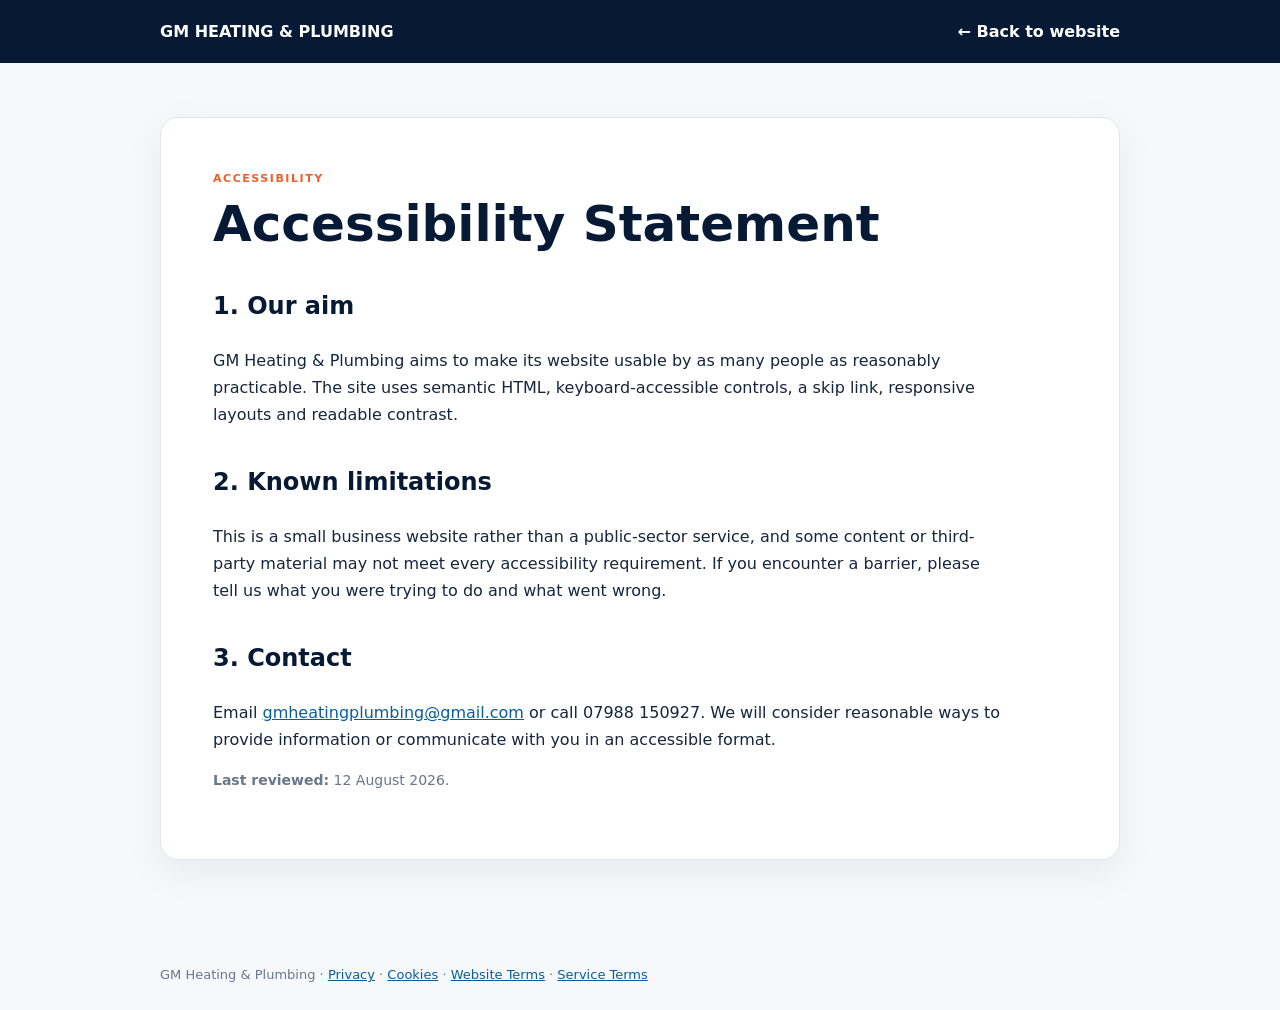
<file: accessibility.html>
<!doctype html><html lang="en-GB"><head><meta charset="utf-8"><meta name="viewport" content="width=device-width,initial-scale=1"><meta name="robots" content="index,follow"><title>GM Heating &amp; Plumbing — Accessibility Statement</title><link rel="icon" href="favicon.svg" type="image/svg+xml"><link rel="stylesheet" href="legal.css"></head>
<body><header class="sitehead"><div class="wrap brand"><a href="index.html">GM HEATING &amp; PLUMBING</a><a class="back" href="index.html">← Back to website</a></div></header>
<main><div class="wrap"><article class="paper"><div class="kicker">ACCESSIBILITY</div><h1>Accessibility Statement</h1><h2>1. Our aim</h2>
<p>GM Heating &amp; Plumbing aims to make its website usable by as many people as reasonably practicable. The site uses semantic HTML, keyboard-accessible controls, a skip link, responsive layouts and readable contrast.</p>
<h2>2. Known limitations</h2>
<p>This is a small business website rather than a public-sector service, and some content or third-party material may not meet every accessibility requirement. If you encounter a barrier, please tell us what you were trying to do and what went wrong.</p>
<h2>3. Contact</h2>
<p>Email <a href="mailto:gmheatingplumbing@gmail.com">gmheatingplumbing@gmail.com</a> or call 07988 150927. We will consider reasonable ways to provide information or communicate with you in an accessible format.</p>
<p class="small"><strong>Last reviewed:</strong> 12 August 2026.</p></article></div></main>
<footer class="footer"><div class="wrap">GM Heating &amp; Plumbing · <a href="privacy.html">Privacy</a> · <a href="cookies.html">Cookies</a> · <a href="terms.html">Website Terms</a> · <a href="service-terms.html">Service Terms</a></div></footer>
</body></html>
</file>
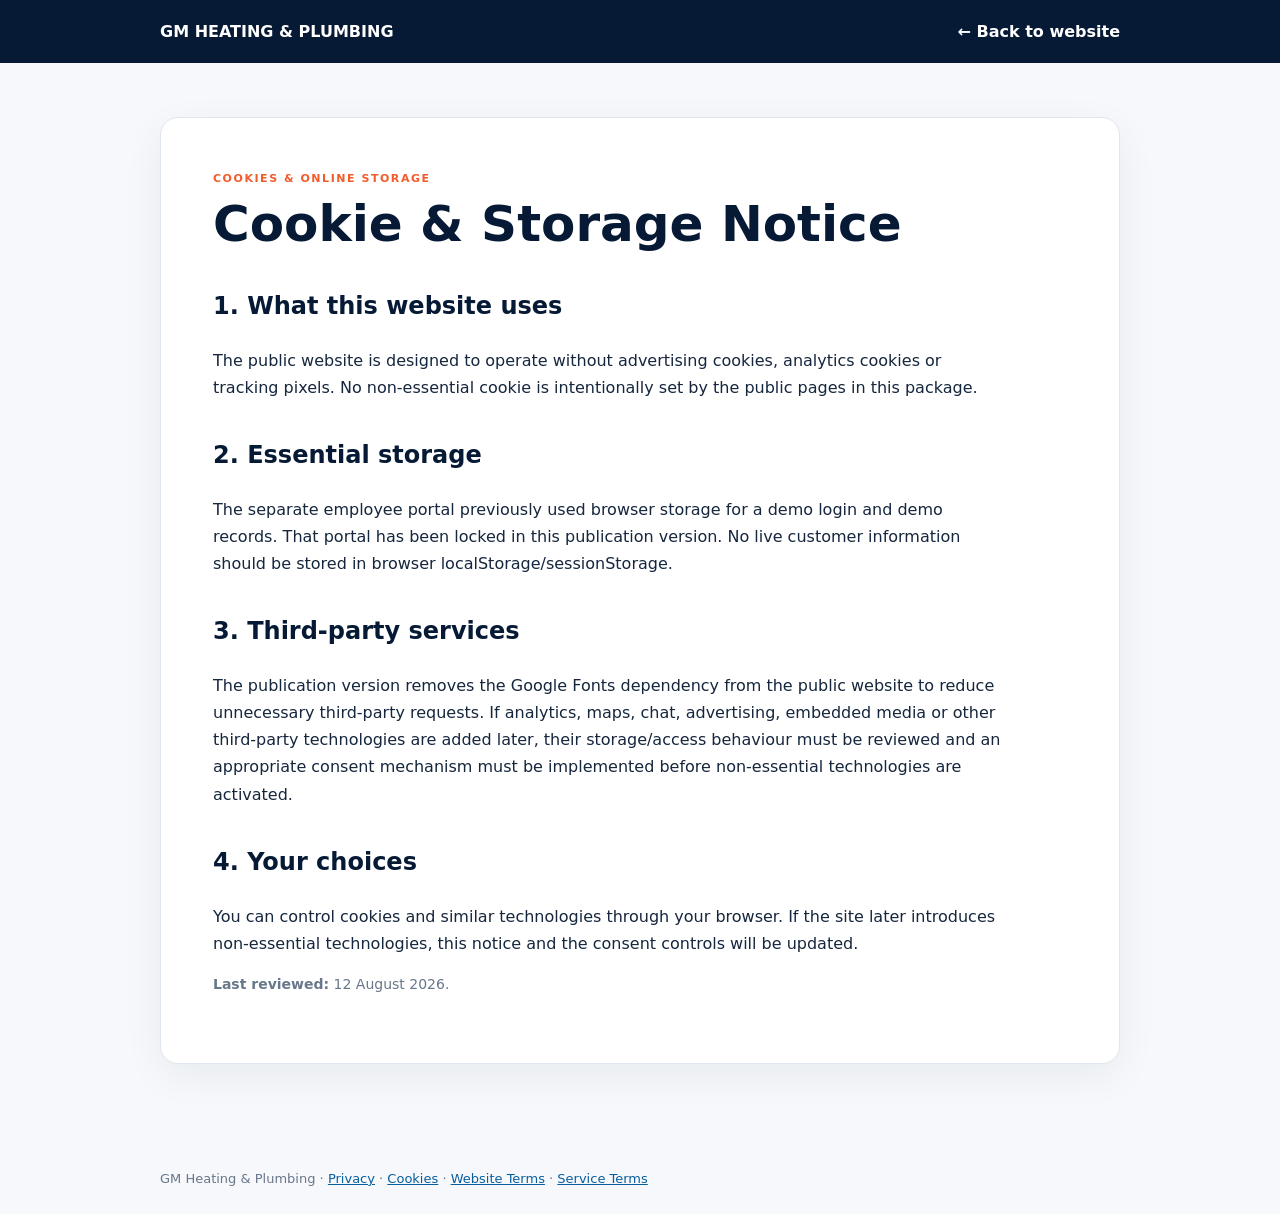
<file: cookies.html>
<!doctype html><html lang="en-GB"><head><meta charset="utf-8"><meta name="viewport" content="width=device-width,initial-scale=1"><meta name="robots" content="index,follow"><title>GM Heating &amp; Plumbing — Cookie & Storage Notice</title><link rel="icon" href="favicon.svg" type="image/svg+xml"><link rel="stylesheet" href="legal.css"></head>
<body><header class="sitehead"><div class="wrap brand"><a href="index.html">GM HEATING &amp; PLUMBING</a><a class="back" href="index.html">← Back to website</a></div></header>
<main><div class="wrap"><article class="paper"><div class="kicker">COOKIES & ONLINE STORAGE</div><h1>Cookie & Storage Notice</h1><h2>1. What this website uses</h2>
<p>The public website is designed to operate without advertising cookies, analytics cookies or tracking pixels. No non-essential cookie is intentionally set by the public pages in this package.</p>
<h2>2. Essential storage</h2>
<p>The separate employee portal previously used browser storage for a demo login and demo records. That portal has been locked in this publication version. No live customer information should be stored in browser localStorage/sessionStorage.</p>
<h2>3. Third-party services</h2>
<p>The publication version removes the Google Fonts dependency from the public website to reduce unnecessary third-party requests. If analytics, maps, chat, advertising, embedded media or other third-party technologies are added later, their storage/access behaviour must be reviewed and an appropriate consent mechanism must be implemented before non-essential technologies are activated.</p>
<h2>4. Your choices</h2>
<p>You can control cookies and similar technologies through your browser. If the site later introduces non-essential technologies, this notice and the consent controls will be updated.</p>
<p class="small"><strong>Last reviewed:</strong> 12 August 2026.</p></article></div></main>
<footer class="footer"><div class="wrap">GM Heating &amp; Plumbing · <a href="privacy.html">Privacy</a> · <a href="cookies.html">Cookies</a> · <a href="terms.html">Website Terms</a> · <a href="service-terms.html">Service Terms</a></div></footer>
</body></html>
</file>
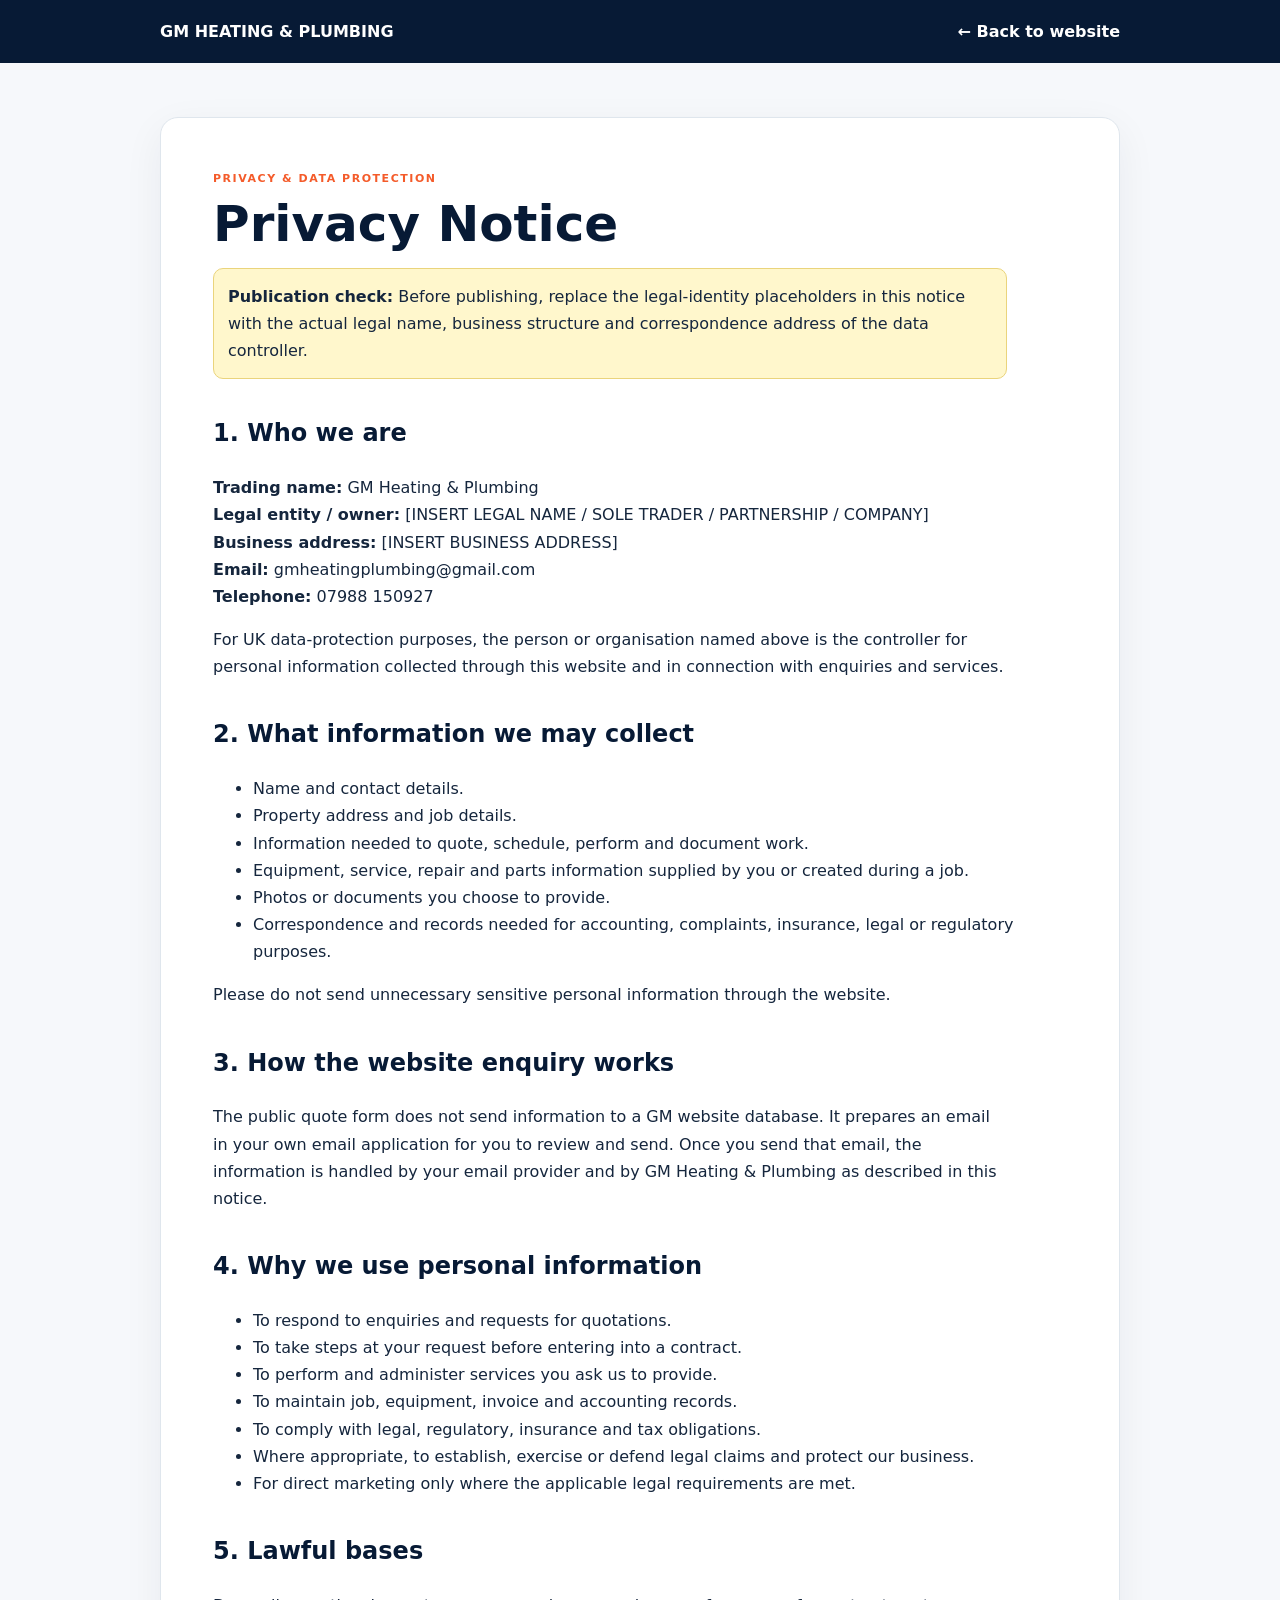
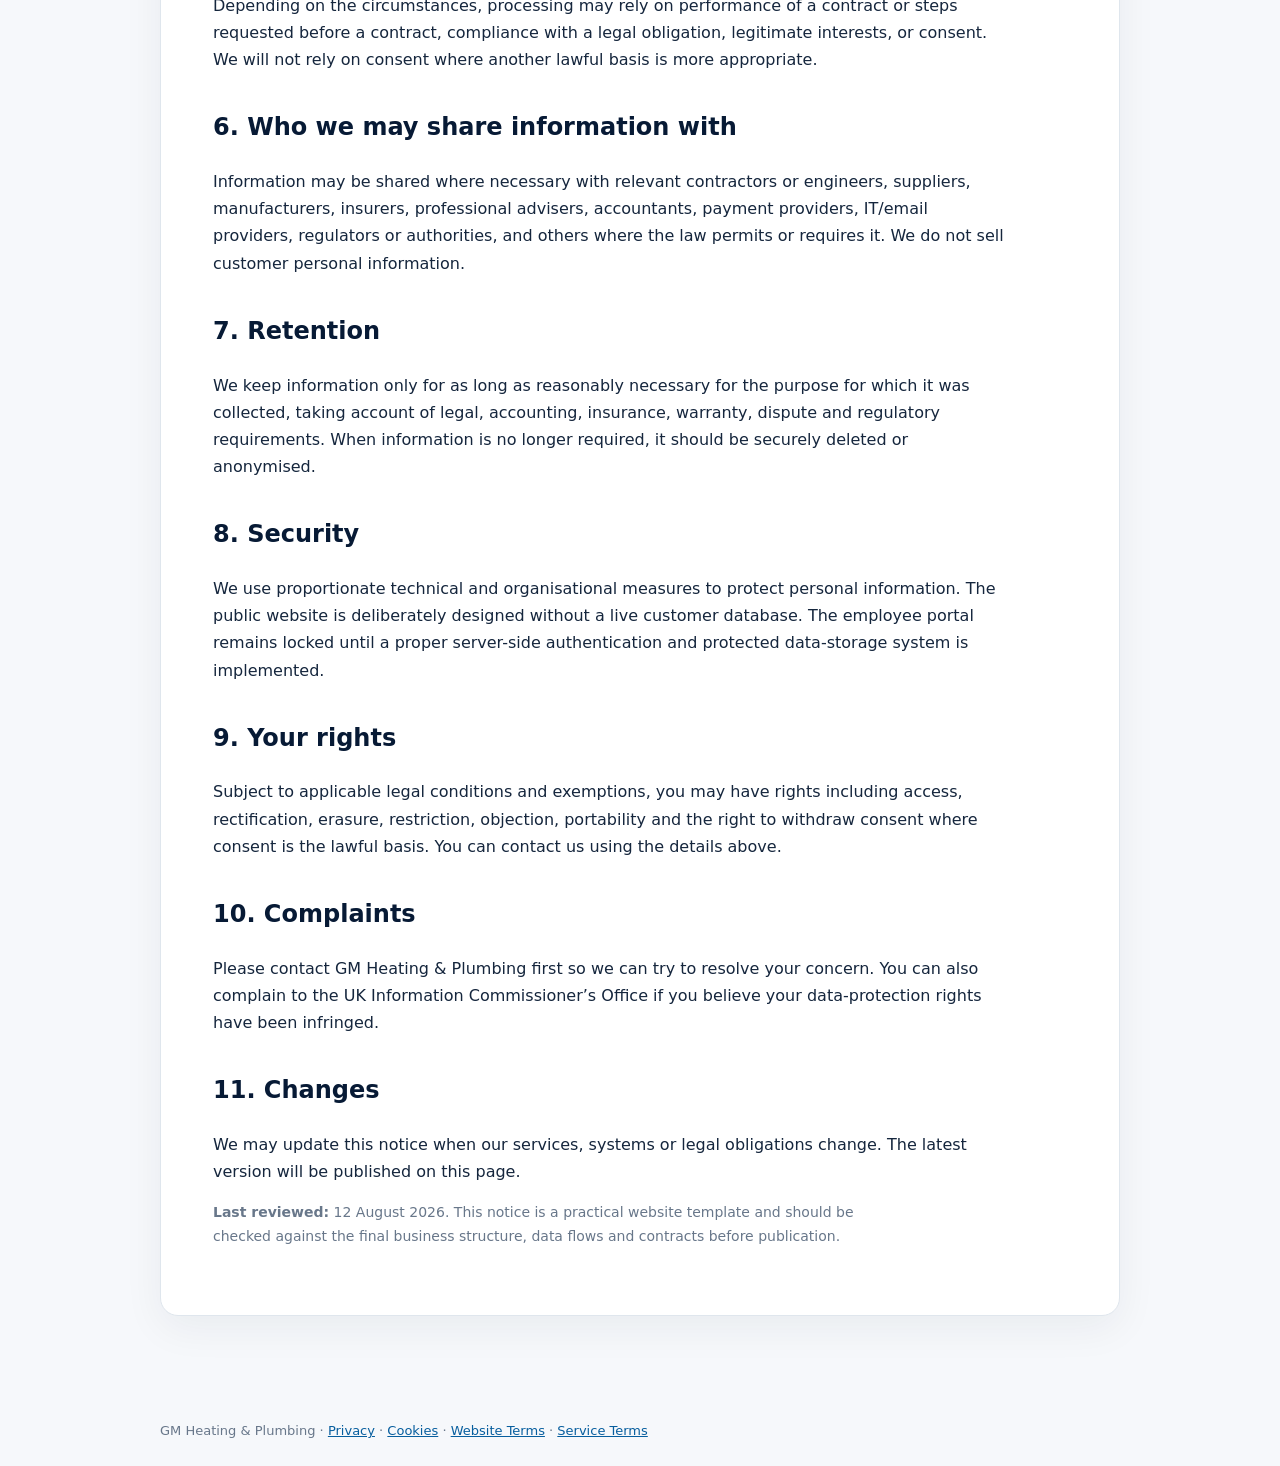
<file: privacy.html>
<!doctype html><html lang="en-GB"><head><meta charset="utf-8"><meta name="viewport" content="width=device-width,initial-scale=1"><meta name="robots" content="index,follow"><title>GM Heating &amp; Plumbing — Privacy Notice</title><link rel="icon" href="favicon.svg" type="image/svg+xml"><link rel="stylesheet" href="legal.css"></head>
<body><header class="sitehead"><div class="wrap brand"><a href="index.html">GM HEATING &amp; PLUMBING</a><a class="back" href="index.html">← Back to website</a></div></header>
<main><div class="wrap"><article class="paper"><div class="kicker">PRIVACY & DATA PROTECTION</div><h1>Privacy Notice</h1><p class="placeholder"><strong>Publication check:</strong> Before publishing, replace the legal-identity placeholders in this notice with the actual legal name, business structure and correspondence address of the data controller.</p>
<h2>1. Who we are</h2>
<p><strong>Trading name:</strong> GM Heating &amp; Plumbing<br><strong>Legal entity / owner:</strong> [INSERT LEGAL NAME / SOLE TRADER / PARTNERSHIP / COMPANY]<br><strong>Business address:</strong> [INSERT BUSINESS ADDRESS]<br><strong>Email:</strong> gmheatingplumbing@gmail.com<br><strong>Telephone:</strong> 07988 150927</p>
<p>For UK data-protection purposes, the person or organisation named above is the controller for personal information collected through this website and in connection with enquiries and services.</p>
<h2>2. What information we may collect</h2>
<ul><li>Name and contact details.</li><li>Property address and job details.</li><li>Information needed to quote, schedule, perform and document work.</li><li>Equipment, service, repair and parts information supplied by you or created during a job.</li><li>Photos or documents you choose to provide.</li><li>Correspondence and records needed for accounting, complaints, insurance, legal or regulatory purposes.</li></ul>
<p>Please do not send unnecessary sensitive personal information through the website.</p>
<h2>3. How the website enquiry works</h2>
<p>The public quote form does not send information to a GM website database. It prepares an email in your own email application for you to review and send. Once you send that email, the information is handled by your email provider and by GM Heating &amp; Plumbing as described in this notice.</p>
<h2>4. Why we use personal information</h2>
<ul><li>To respond to enquiries and requests for quotations.</li><li>To take steps at your request before entering into a contract.</li><li>To perform and administer services you ask us to provide.</li><li>To maintain job, equipment, invoice and accounting records.</li><li>To comply with legal, regulatory, insurance and tax obligations.</li><li>Where appropriate, to establish, exercise or defend legal claims and protect our business.</li><li>For direct marketing only where the applicable legal requirements are met.</li></ul>
<h2>5. Lawful bases</h2>
<p>Depending on the circumstances, processing may rely on performance of a contract or steps requested before a contract, compliance with a legal obligation, legitimate interests, or consent. We will not rely on consent where another lawful basis is more appropriate.</p>
<h2>6. Who we may share information with</h2>
<p>Information may be shared where necessary with relevant contractors or engineers, suppliers, manufacturers, insurers, professional advisers, accountants, payment providers, IT/email providers, regulators or authorities, and others where the law permits or requires it. We do not sell customer personal information.</p>
<h2>7. Retention</h2>
<p>We keep information only for as long as reasonably necessary for the purpose for which it was collected, taking account of legal, accounting, insurance, warranty, dispute and regulatory requirements. When information is no longer required, it should be securely deleted or anonymised.</p>
<h2>8. Security</h2>
<p>We use proportionate technical and organisational measures to protect personal information. The public website is deliberately designed without a live customer database. The employee portal remains locked until a proper server-side authentication and protected data-storage system is implemented.</p>
<h2>9. Your rights</h2>
<p>Subject to applicable legal conditions and exemptions, you may have rights including access, rectification, erasure, restriction, objection, portability and the right to withdraw consent where consent is the lawful basis. You can contact us using the details above.</p>
<h2>10. Complaints</h2>
<p>Please contact GM Heating &amp; Plumbing first so we can try to resolve your concern. You can also complain to the UK Information Commissioner’s Office if you believe your data-protection rights have been infringed.</p>
<h2>11. Changes</h2>
<p>We may update this notice when our services, systems or legal obligations change. The latest version will be published on this page.</p>
<p class="small"><strong>Last reviewed:</strong> 12 August 2026. This notice is a practical website template and should be checked against the final business structure, data flows and contracts before publication.</p></article></div></main>
<footer class="footer"><div class="wrap">GM Heating &amp; Plumbing · <a href="privacy.html">Privacy</a> · <a href="cookies.html">Cookies</a> · <a href="terms.html">Website Terms</a> · <a href="service-terms.html">Service Terms</a></div></footer>
</body></html>
</file>
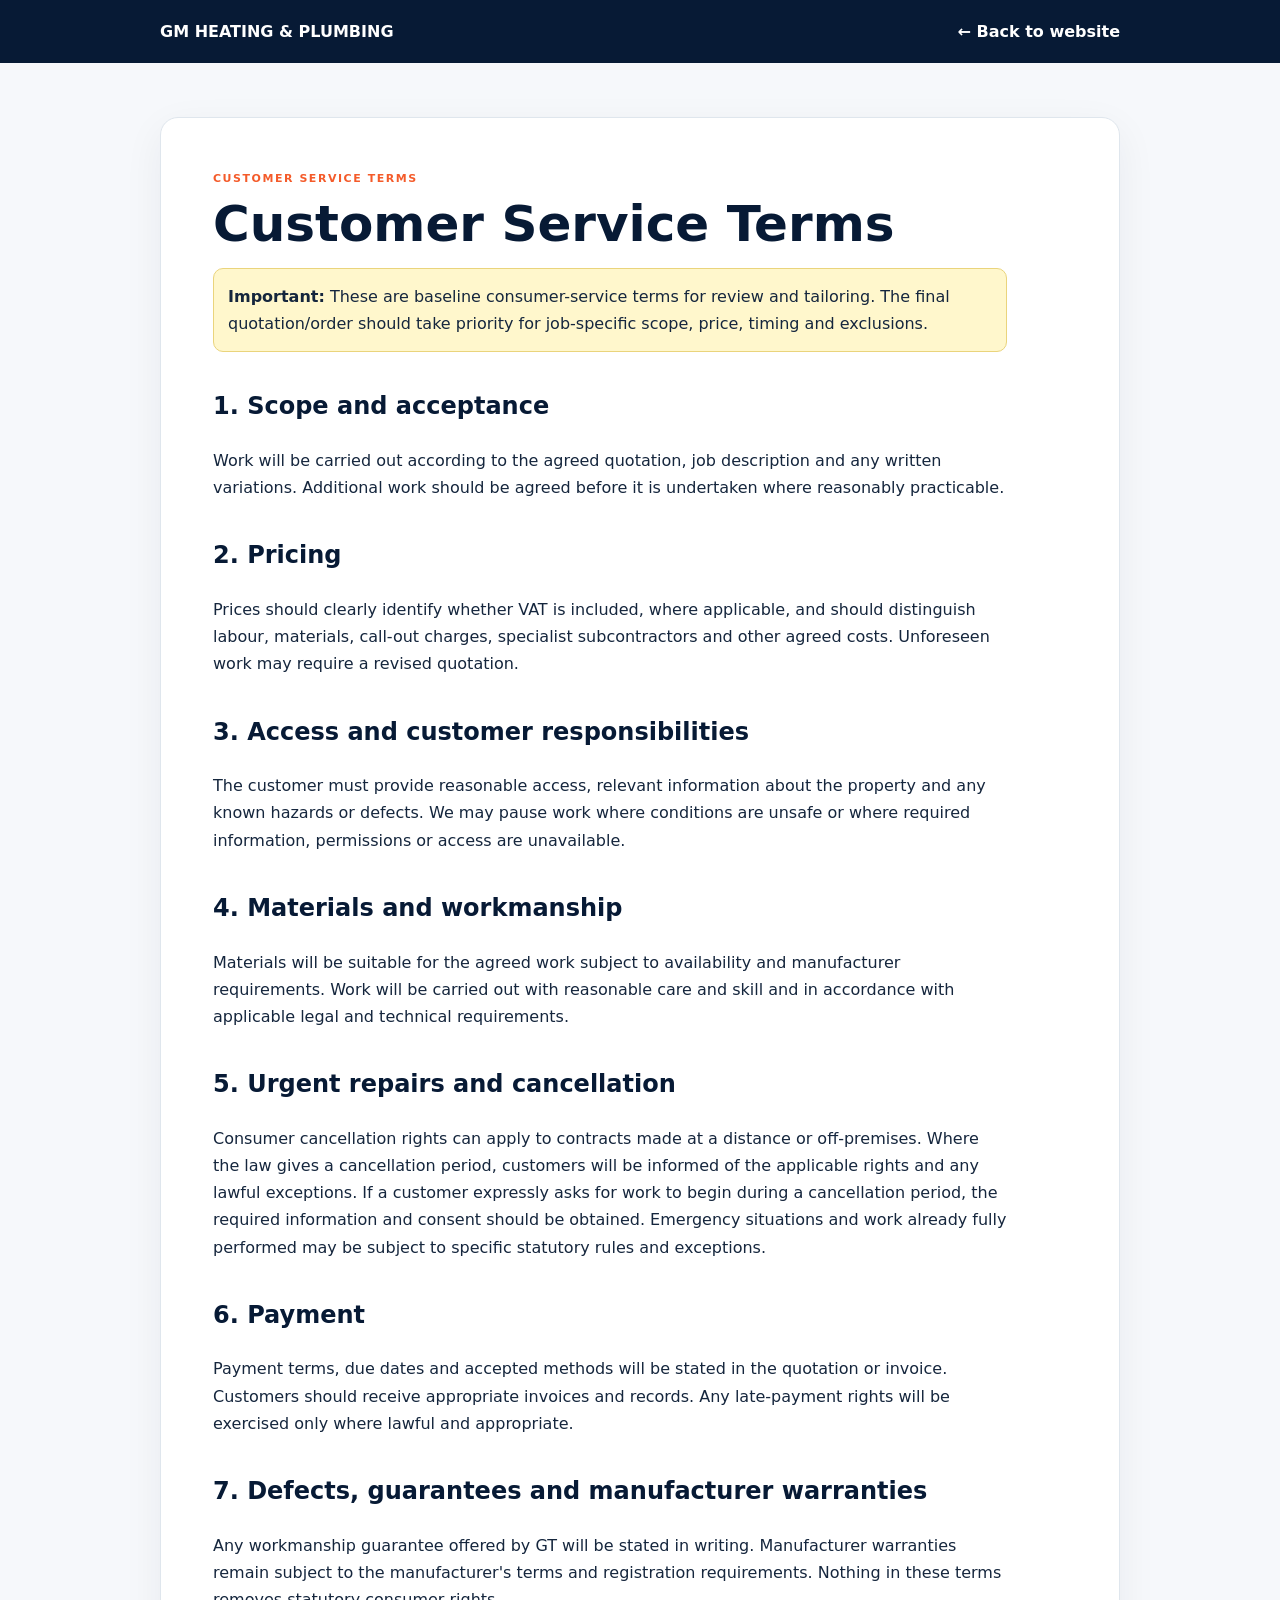
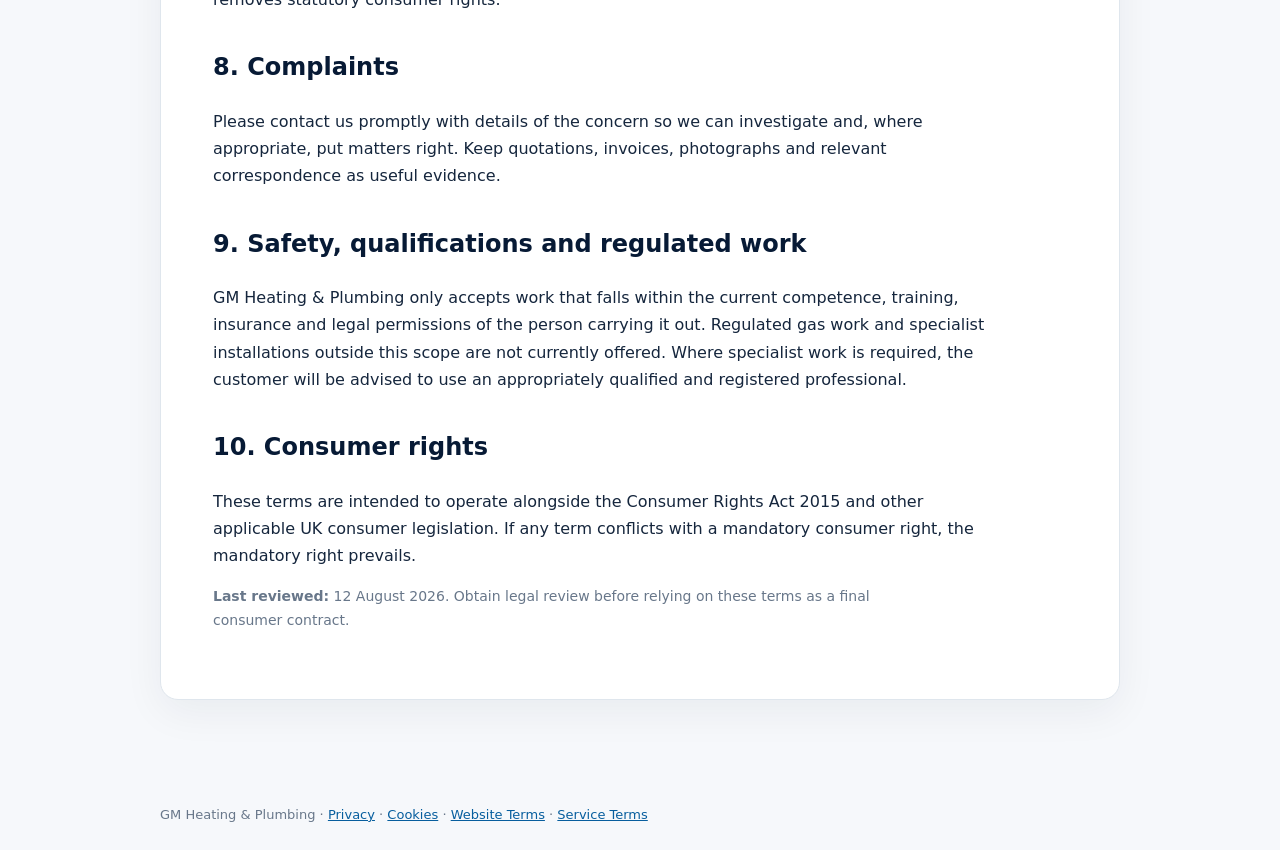
<file: service-terms.html>
<!doctype html><html lang="en-GB"><head><meta charset="utf-8"><meta name="viewport" content="width=device-width,initial-scale=1"><meta name="robots" content="index,follow"><title>GM Heating &amp; Plumbing — Customer Service Terms</title><link rel="icon" href="favicon.svg" type="image/svg+xml"><link rel="stylesheet" href="legal.css"></head>
<body><header class="sitehead"><div class="wrap brand"><a href="index.html">GM HEATING &amp; PLUMBING</a><a class="back" href="index.html">← Back to website</a></div></header>
<main><div class="wrap"><article class="paper"><div class="kicker">CUSTOMER SERVICE TERMS</div><h1>Customer Service Terms</h1><p class="placeholder"><strong>Important:</strong> These are baseline consumer-service terms for review and tailoring. The final quotation/order should take priority for job-specific scope, price, timing and exclusions.</p>
<h2>1. Scope and acceptance</h2>
<p>Work will be carried out according to the agreed quotation, job description and any written variations. Additional work should be agreed before it is undertaken where reasonably practicable.</p>
<h2>2. Pricing</h2>
<p>Prices should clearly identify whether VAT is included, where applicable, and should distinguish labour, materials, call-out charges, specialist subcontractors and other agreed costs. Unforeseen work may require a revised quotation.</p>
<h2>3. Access and customer responsibilities</h2>
<p>The customer must provide reasonable access, relevant information about the property and any known hazards or defects. We may pause work where conditions are unsafe or where required information, permissions or access are unavailable.</p>
<h2>4. Materials and workmanship</h2>
<p>Materials will be suitable for the agreed work subject to availability and manufacturer requirements. Work will be carried out with reasonable care and skill and in accordance with applicable legal and technical requirements.</p>
<h2>5. Urgent repairs and cancellation</h2>
<p>Consumer cancellation rights can apply to contracts made at a distance or off-premises. Where the law gives a cancellation period, customers will be informed of the applicable rights and any lawful exceptions. If a customer expressly asks for work to begin during a cancellation period, the required information and consent should be obtained. Emergency situations and work already fully performed may be subject to specific statutory rules and exceptions.</p>
<h2>6. Payment</h2>
<p>Payment terms, due dates and accepted methods will be stated in the quotation or invoice. Customers should receive appropriate invoices and records. Any late-payment rights will be exercised only where lawful and appropriate.</p>
<h2>7. Defects, guarantees and manufacturer warranties</h2>
<p>Any workmanship guarantee offered by GT will be stated in writing. Manufacturer warranties remain subject to the manufacturer's terms and registration requirements. Nothing in these terms removes statutory consumer rights.</p>
<h2>8. Complaints</h2>
<p>Please contact us promptly with details of the concern so we can investigate and, where appropriate, put matters right. Keep quotations, invoices, photographs and relevant correspondence as useful evidence.</p>
<h2>9. Safety, qualifications and regulated work</h2>
<p>GM Heating &amp; Plumbing only accepts work that falls within the current competence, training, insurance and legal permissions of the person carrying it out. Regulated gas work and specialist installations outside this scope are not currently offered. Where specialist work is required, the customer will be advised to use an appropriately qualified and registered professional.</p>
<h2>10. Consumer rights</h2>
<p>These terms are intended to operate alongside the Consumer Rights Act 2015 and other applicable UK consumer legislation. If any term conflicts with a mandatory consumer right, the mandatory right prevails.</p>
<p class="small"><strong>Last reviewed:</strong> 12 August 2026. Obtain legal review before relying on these terms as a final consumer contract.</p></article></div></main>
<footer class="footer"><div class="wrap">GM Heating &amp; Plumbing · <a href="privacy.html">Privacy</a> · <a href="cookies.html">Cookies</a> · <a href="terms.html">Website Terms</a> · <a href="service-terms.html">Service Terms</a></div></footer>
</body></html>
</file>
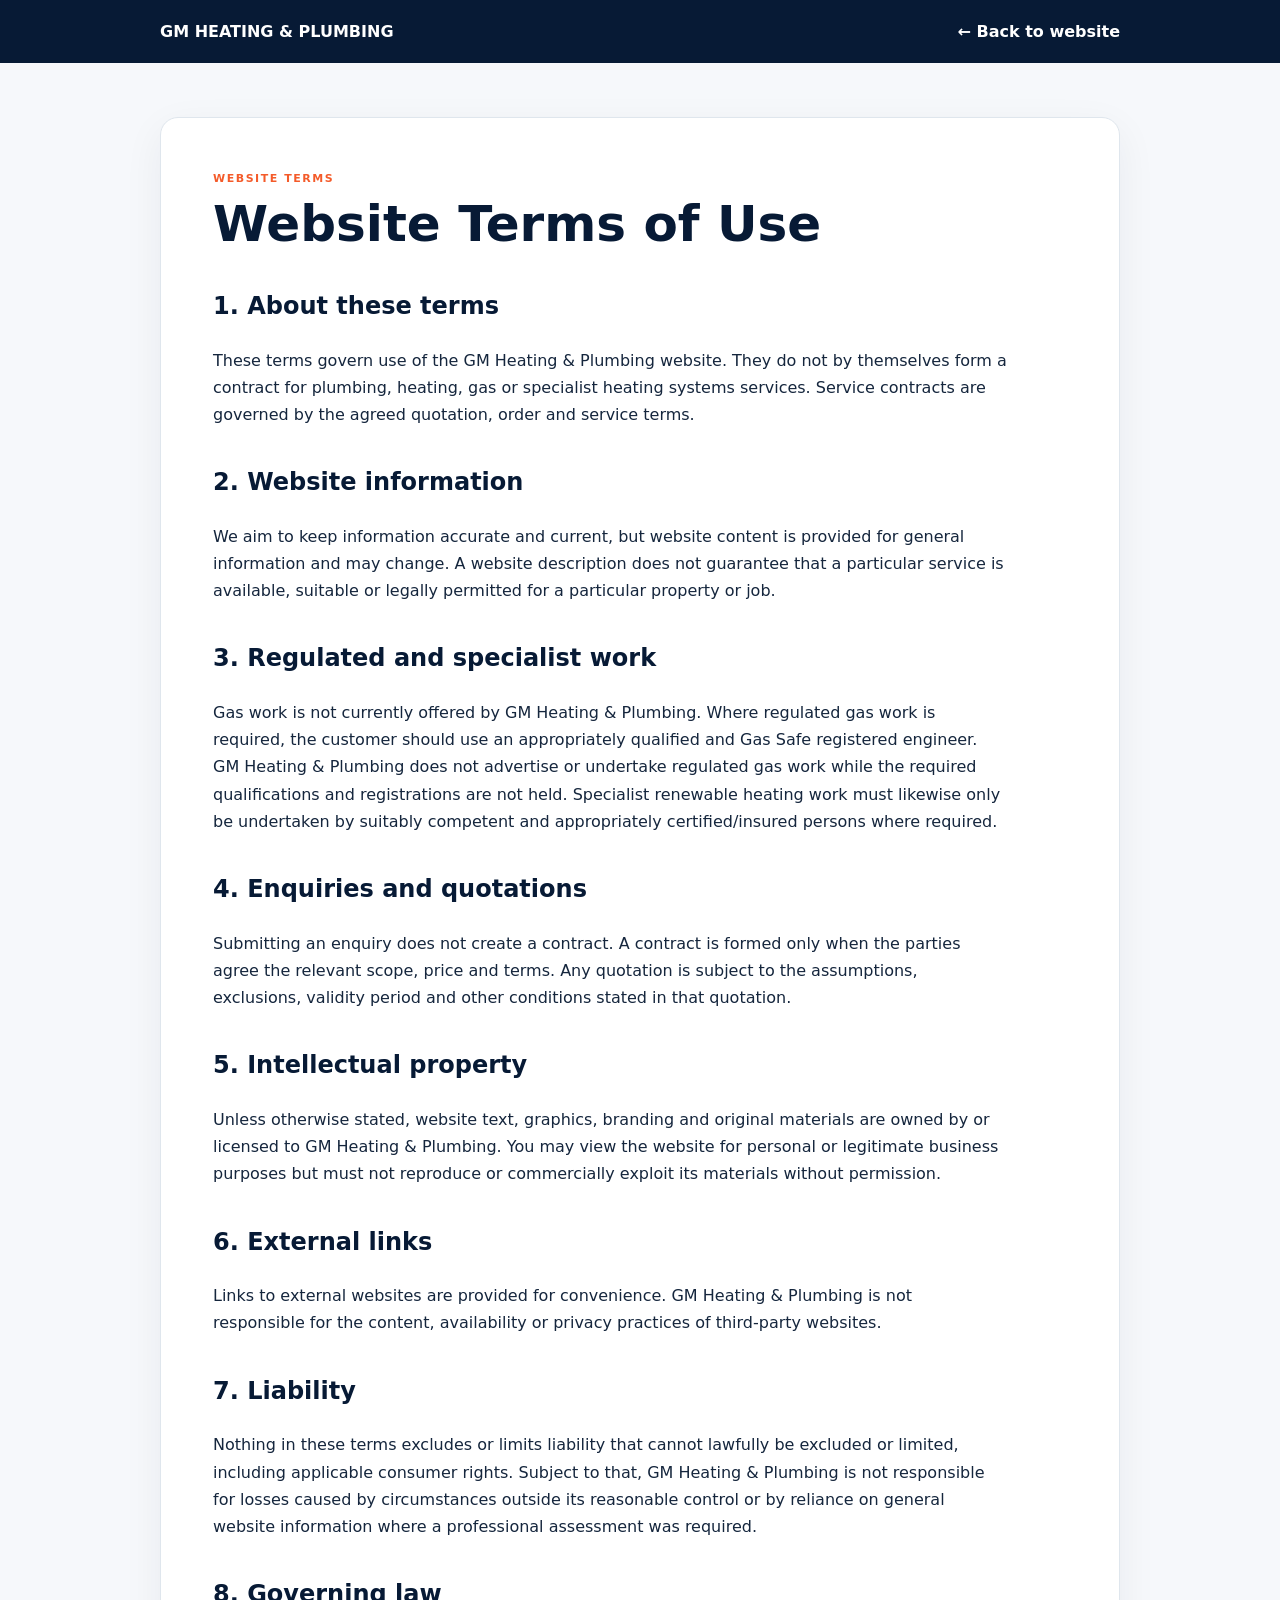
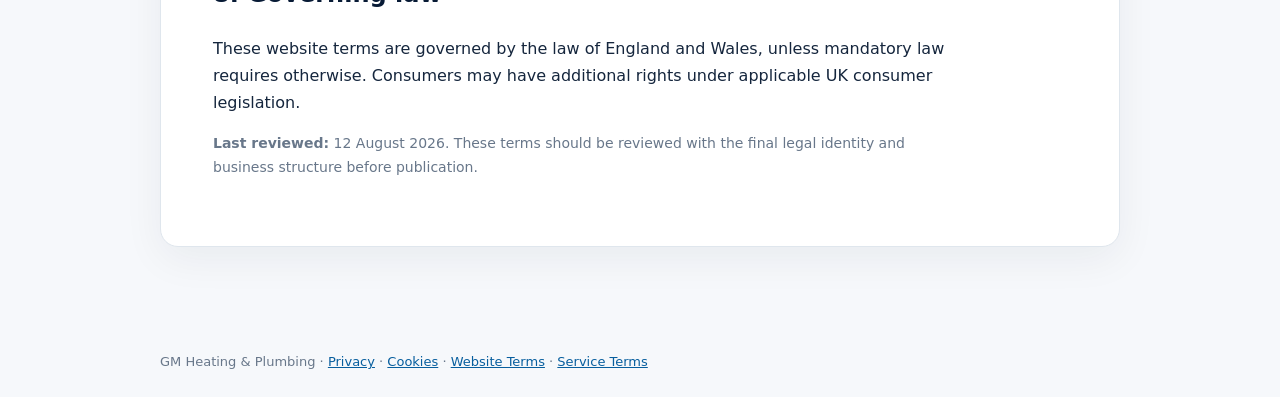
<file: terms.html>
<!doctype html><html lang="en-GB"><head><meta charset="utf-8"><meta name="viewport" content="width=device-width,initial-scale=1"><meta name="robots" content="index,follow"><title>GM Heating &amp; Plumbing — Website Terms of Use</title><link rel="icon" href="favicon.svg" type="image/svg+xml"><link rel="stylesheet" href="legal.css"></head>
<body><header class="sitehead"><div class="wrap brand"><a href="index.html">GM HEATING &amp; PLUMBING</a><a class="back" href="index.html">← Back to website</a></div></header>
<main><div class="wrap"><article class="paper"><div class="kicker">WEBSITE TERMS</div><h1>Website Terms of Use</h1><h2>1. About these terms</h2>
<p>These terms govern use of the GM Heating &amp; Plumbing website. They do not by themselves form a contract for plumbing, heating, gas or specialist heating systems services. Service contracts are governed by the agreed quotation, order and service terms.</p>
<h2>2. Website information</h2>
<p>We aim to keep information accurate and current, but website content is provided for general information and may change. A website description does not guarantee that a particular service is available, suitable or legally permitted for a particular property or job.</p>
<h2>3. Regulated and specialist work</h2>
<p>Gas work is not currently offered by GM Heating &amp; Plumbing. Where regulated gas work is required, the customer should use an appropriately qualified and Gas Safe registered engineer. GM Heating &amp; Plumbing does not advertise or undertake regulated gas work while the required qualifications and registrations are not held. Specialist renewable heating work must likewise only be undertaken by suitably competent and appropriately certified/insured persons where required.</p>
<h2>4. Enquiries and quotations</h2>
<p>Submitting an enquiry does not create a contract. A contract is formed only when the parties agree the relevant scope, price and terms. Any quotation is subject to the assumptions, exclusions, validity period and other conditions stated in that quotation.</p>
<h2>5. Intellectual property</h2>
<p>Unless otherwise stated, website text, graphics, branding and original materials are owned by or licensed to GM Heating &amp; Plumbing. You may view the website for personal or legitimate business purposes but must not reproduce or commercially exploit its materials without permission.</p>
<h2>6. External links</h2>
<p>Links to external websites are provided for convenience. GM Heating &amp; Plumbing is not responsible for the content, availability or privacy practices of third-party websites.</p>
<h2>7. Liability</h2>
<p>Nothing in these terms excludes or limits liability that cannot lawfully be excluded or limited, including applicable consumer rights. Subject to that, GM Heating &amp; Plumbing is not responsible for losses caused by circumstances outside its reasonable control or by reliance on general website information where a professional assessment was required.</p>
<h2>8. Governing law</h2>
<p>These website terms are governed by the law of England and Wales, unless mandatory law requires otherwise. Consumers may have additional rights under applicable UK consumer legislation.</p>
<p class="small"><strong>Last reviewed:</strong> 12 August 2026. These terms should be reviewed with the final legal identity and business structure before publication.</p></article></div></main>
<footer class="footer"><div class="wrap">GM Heating &amp; Plumbing · <a href="privacy.html">Privacy</a> · <a href="cookies.html">Cookies</a> · <a href="terms.html">Website Terms</a> · <a href="service-terms.html">Service Terms</a></div></footer>
</body></html>
</file>
<file: legal.css>
:root{--navy:#071a35;--orange:#f45b2a;--ink:#15263d;--muted:#68778a;--line:#dfe6ed;--bg:#f6f8fb;--white:#fff}
*{box-sizing:border-box}html{scroll-behavior:smooth}body{margin:0;background:var(--bg);color:var(--ink);font:16px/1.7 system-ui,-apple-system,BlinkMacSystemFont,"Segoe UI",Arial,sans-serif}
.wrap{width:min(960px,92%);margin:auto}.sitehead{background:var(--navy);color:#fff;padding:18px 0}.sitehead a{color:#fff;text-decoration:none;font-weight:900}.brand{display:flex;align-items:center;justify-content:space-between;gap:20px}.back{color:#fff;text-decoration:underline}
main{padding:54px 0 80px}.paper{background:#fff;border:1px solid var(--line);border-radius:18px;padding:clamp(24px,5vw,52px);box-shadow:0 12px 40px rgba(7,26,53,.06)}
.kicker{color:var(--orange);font-size:11px;letter-spacing:.14em;font-weight:900}h1{color:var(--navy);font-size:clamp(32px,6vw,50px);line-height:1.1;margin:8px 0 12px}h2{color:var(--navy);margin-top:34px}h3{color:var(--navy);margin-top:25px}p,li{max-width:78ch}a{color:#075e9e}.notice{background:#fff5ef;border:1px solid #ffd3c4;padding:16px;border-radius:12px}.placeholder{background:#fff7cc;border:1px solid #ead47c;padding:14px;border-radius:10px}.small{color:var(--muted);font-size:14px}.footer{padding:24px 0;color:var(--muted);font-size:13px}

/* GT profile/scope page — premium service presentation */
.profile-hero{background:linear-gradient(135deg,#081b31 0%,#103455 72%,#174765 100%);color:#fff;border-radius:18px;padding:34px 34px 30px;margin:0 0 30px;position:relative;overflow:hidden}
.profile-hero:after{content:"GT";position:absolute;right:28px;bottom:-42px;font-size:150px;line-height:1;font-weight:950;color:rgba(255,255,255,.045);letter-spacing:-12px}
.profile-kicker{color:#ff956f;font-size:11px;letter-spacing:.16em;font-weight:900}
.profile-hero h1{color:#fff;margin:8px 0 12px;max-width:760px}
.profile-hero p{color:#d9e5ef;max-width:760px}
.profile-grid{display:grid;grid-template-columns:1.1fr .9fr;gap:18px;margin:24px 0}
.profile-card{background:#fff;border:1px solid var(--line);border-radius:15px;padding:24px;box-shadow:0 8px 28px rgba(7,26,53,.055)}
.profile-card h2{margin-top:0}
.profile-card.accent{border-top:4px solid var(--orange)}
.profile-card.blue{border-top:4px solid var(--blue)}
.profile-card.green{border-top:4px solid var(--green)}
.credential-list{display:grid;gap:12px;margin:16px 0 0;padding:0;list-style:none}
.credential-list li{padding:14px 15px;background:#f6f8fb;border:1px solid #e4eaf0;border-radius:11px}
.credential-list strong{display:block;color:var(--navy);margin-bottom:2px}
.credential-list span{font-size:14px;color:#607286}
.scope-columns{display:grid;grid-template-columns:1fr 1fr;gap:14px}
.scope-item{padding:17px;border:1px solid var(--line);border-radius:12px;background:#fff}
.scope-item strong{display:block;color:var(--navy);margin-bottom:5px}
.scope-item p{margin:0;color:#607286;font-size:14px}
.future-box{background:#fff8f3;border:1px solid #f2d7c8;border-radius:14px;padding:22px;margin-top:20px}
.future-box h2{margin-top:0}
.future-box p{color:#5f7082}
.profile-note{display:flex;gap:12px;align-items:flex-start;background:#eef5f8;border:1px solid #d7e5eb;border-radius:12px;padding:15px 17px;margin-top:20px}
.profile-note strong{color:var(--navy)}
@media(max-width:760px){.profile-grid,.scope-columns{grid-template-columns:1fr}.profile-hero{padding:28px 22px}.profile-hero:after{font-size:100px;right:12px;bottom:-24px}}

/* v8 — equal partners presentation */
.partners-section{margin:8px 0 30px}
.partners-heading{max-width:760px;margin-bottom:22px}
.partners-heading h2{font-size:clamp(30px,4vw,42px);margin:5px 0 10px;letter-spacing:-1.5px}
.partners-heading p{color:#607286}
.partners-grid{display:grid;grid-template-columns:1fr 1fr;gap:18px}
.partner-card{background:#fff;border:1px solid var(--line);border-radius:15px;padding:24px;box-shadow:0 8px 28px rgba(7,26,53,.055);height:100%}
.partner-card:first-child{border-top:4px solid var(--orange)}
.partner-card:last-child{border-top:4px solid var(--blue)}
.partner-top{display:flex;align-items:center;gap:14px;margin-bottom:18px}
.partner-initials{width:52px;height:52px;border-radius:14px;background:var(--navy);color:#fff;display:grid;place-items:center;font-weight:950;letter-spacing:.03em}
.partner-role{font-size:10px;letter-spacing:.13em;font-weight:900;color:var(--orange)}
.partner-card h3{font-size:27px;margin:2px 0 0;color:var(--navy)}
.partner-card .credential-list{margin-top:0}
.partner-card .credential-list li{background:#f7f9fb}
@media(max-width:760px){.partners-grid{grid-template-columns:1fr}.partner-card{padding:20px}}

/* v11 — natural partnership wording */
.partner-role{letter-spacing:.10em}

/* v12 — friendly, authentic GT partnership wording */
</file>
